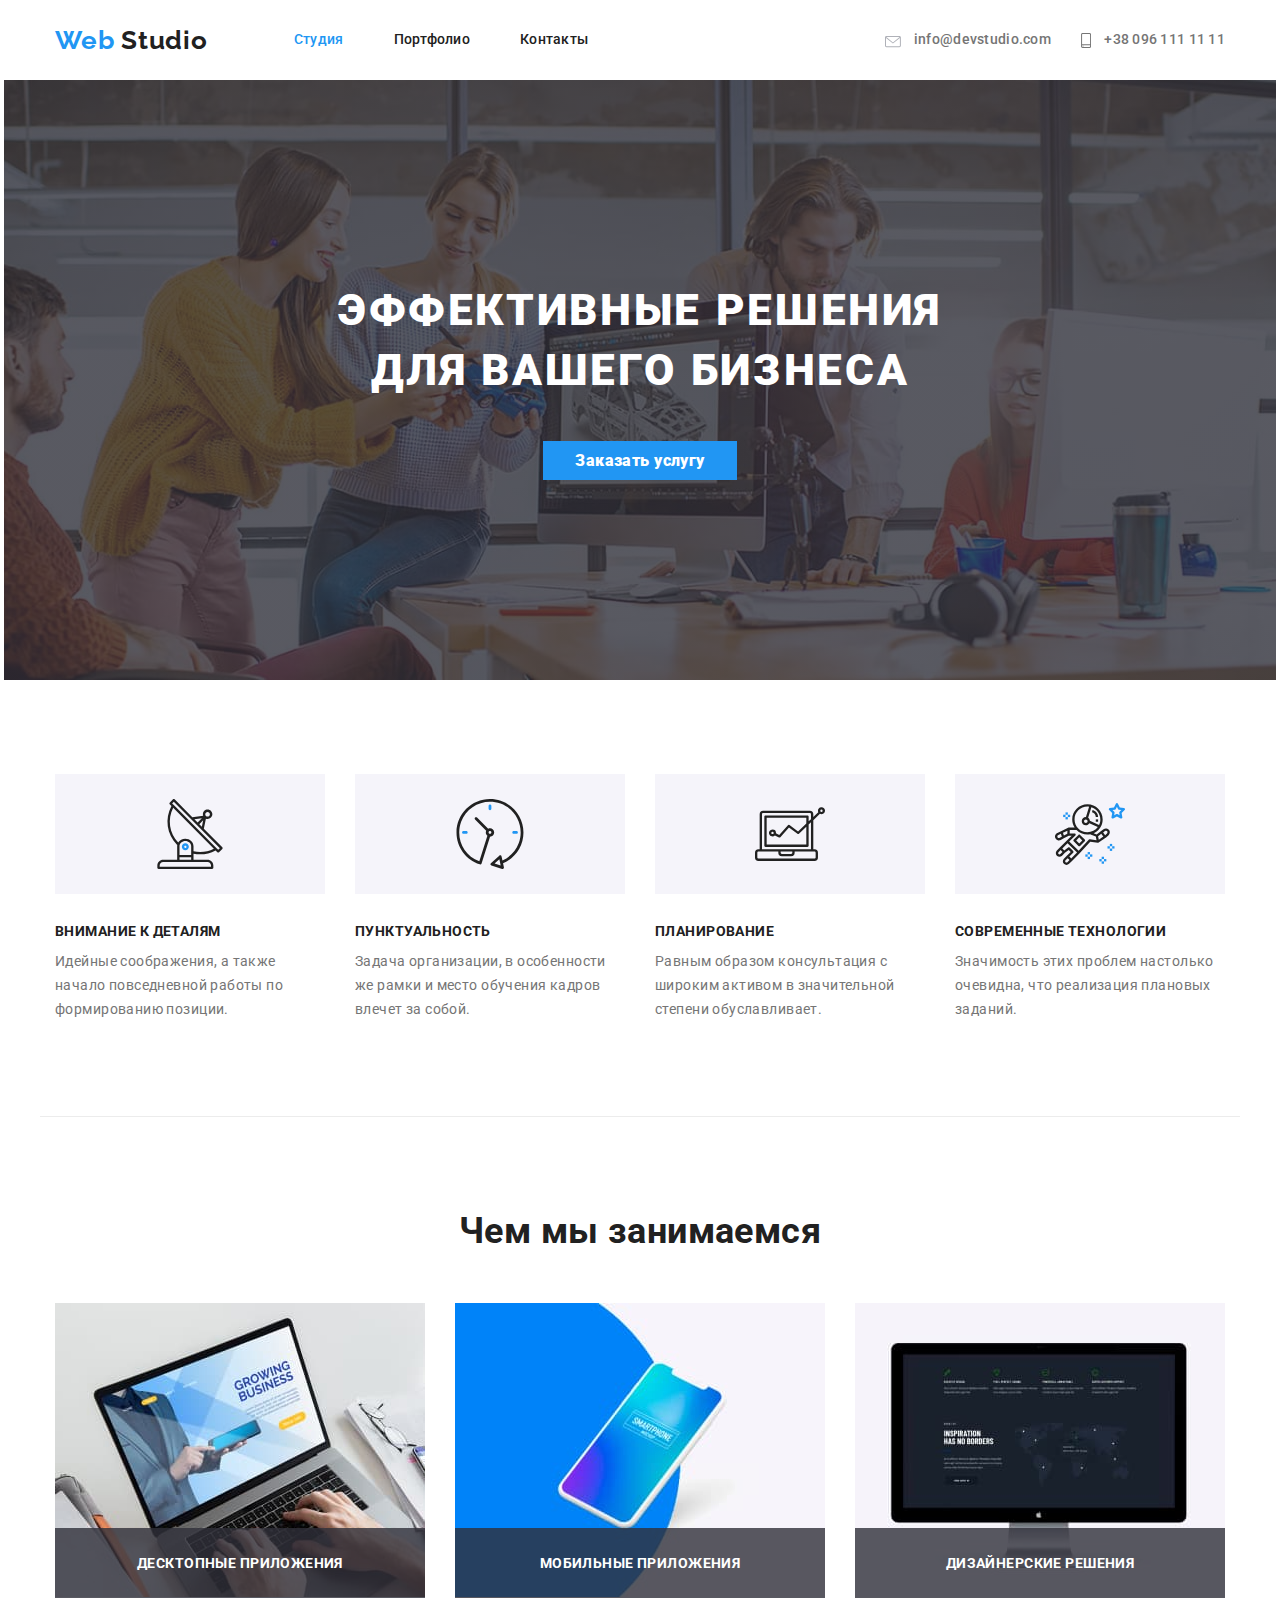
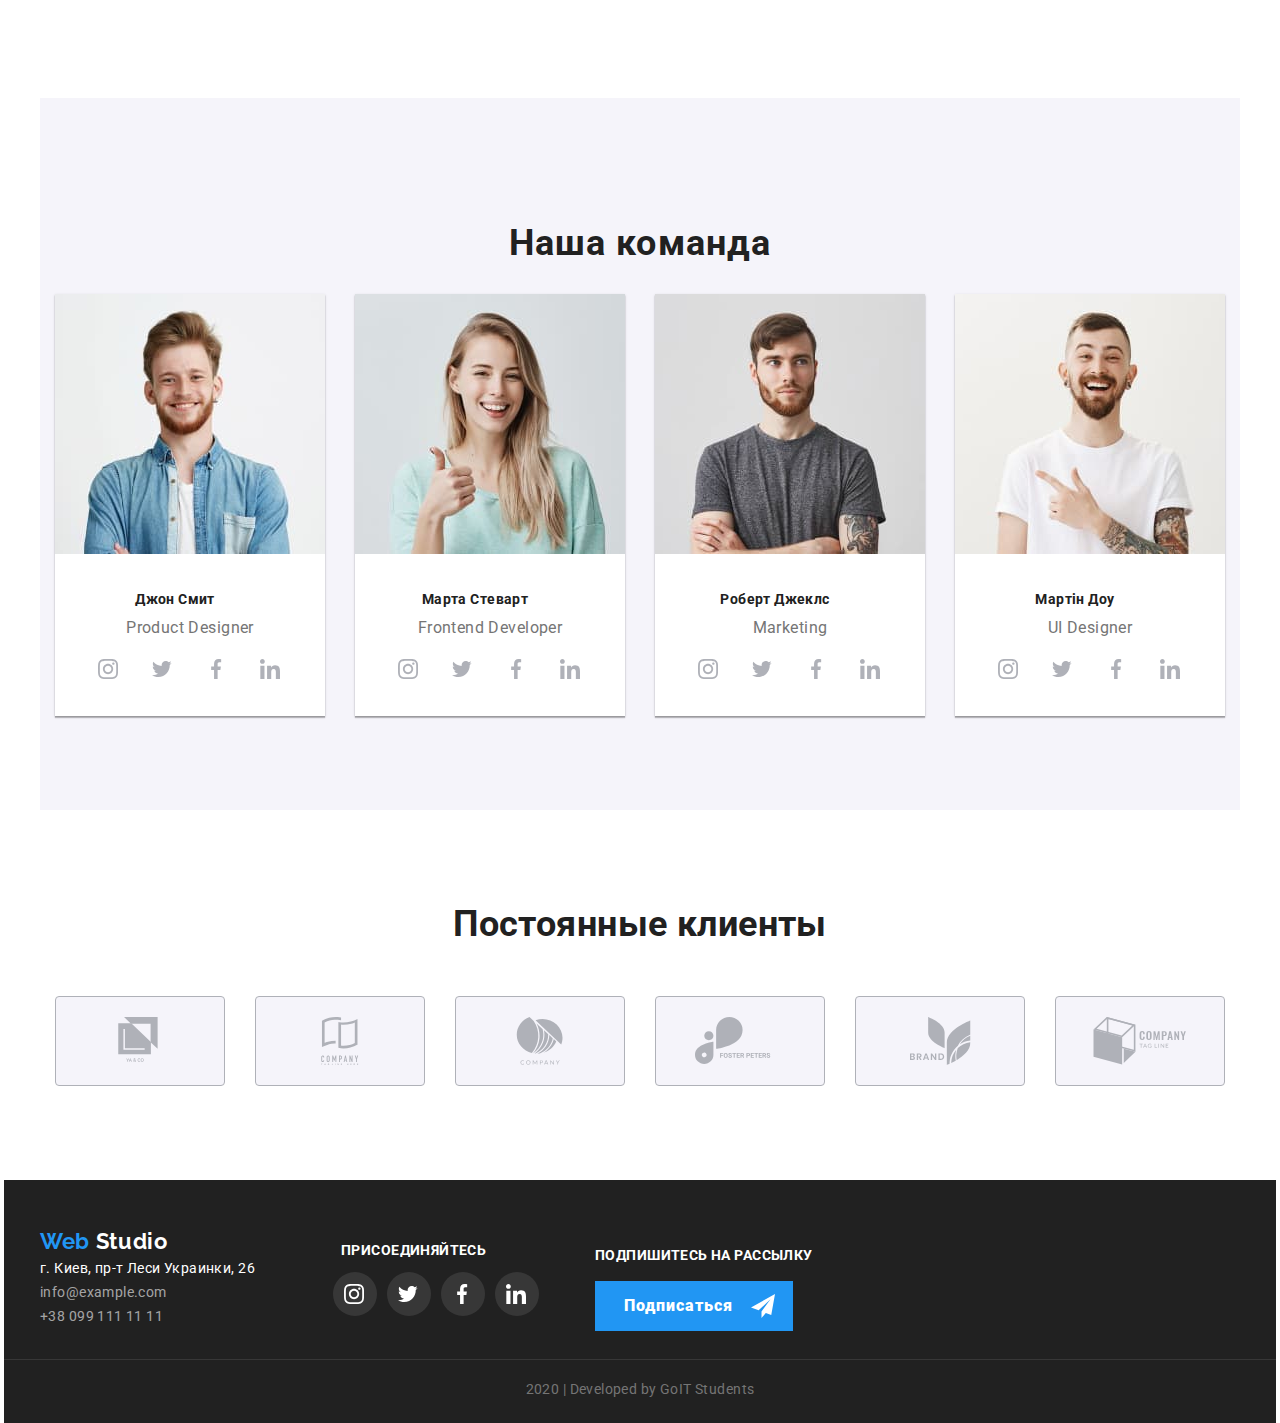
<file: index.html>
<!DOCTYPE html>
<html lang="ru">
  <head>
    <meta charset="UTF-8" />
    <meta name="viewport" content="width=device-width, initial-scale=1.0" />
    <title>Document</title>
    <link
      href="https://fonts.googleapis.com/css2?family=Raleway:wght@400;700&family=Roboto:wght@400;700&display=swap"
      rel="stylesheet"
    />
    <link
      rel="stylesheet"
      href="https://cdnjs.cloudflare.com/ajax/libs/modern-normalize/0.6.0/modern-normalize.min.css"
    />
    <link rel="stylesheet" href="./css/styles.css" />
  </head>
  <body>
    <header>
      <div class="head">
        <nav class="nav">
          <a href="" class="logo-link">
            <span class="web"> Web </span> Studio</a
          >
          <ul class="nav-links list">
            <li class="item">
              <a href="./index.html" class="links current">Студия</a>
            </li>
            <li class="item">
              <a href="./portfolio.html" class="links">Портфолио</a>
            </li>
            <li class="item"><a href="" class="links">Контакты</a></li>
          </ul>
        </nav>
        <ul class="nav-links list ">
          <li class="itema how">
            <a href="info@devstudio.com" class="links emeil"
              >
              <svg class="decore">
                <use href="./img/sprite.svg#icon-email"></use>
              </svg>
              info@devstudio.com</a
            >
          </li>
          <li class="itemsi how">
            <a href="+380961111111" class="links phon">
              <svg class="decor">
                <use href="./img/sprite.svg#icon-smartphone"></use>
              </svg> +38 096 111 11 11</a>
          </li>
        </ul>
      </div>
    </header>
<main>
  
    <section >
      <div class="gero">
      <div class="abo">
      <h1 class="tit">эффективные решения <br />для вашего бизнеса</h1>
       <a href="" class="buti knop">Заказать услугу</a></div></div>
      <!-- <img src="../img/Head.png" alt=""> -->
    </section>

    <section class="container">
      <div class="">
        <!-- <h2 class="title garant">Мы гарантируем</h2> -->
        <ul class="line-blok">
          <li class="doit">
            <div class="pic ant"></div>
            <h3 class="title vel left">Внимание к деталям</h3>
            <p class="txt">
              Идейные соображения, а также начало повседневной работы по
              формированию позиции.
            </p>
          </li>
          <li class="doit">
           <div class="pic clock"></div>
            <h3 class="title vel left">Пунктуальность</h3>
            <p class="txt">
              Задача организации, в особенности же рамки и место обучения кадров
              влечет за собой.
            </p>
          </li>
          <li class="doit">
           <div class="pic vector"></div>

            <h3 class="title vel left">Планирование</h3>
            <p class="txt">
              Равным образом консультация с широким активом в значительной
              степени обуславливает.
            </p>
          </li>
          <li class="doit">
            <div class="pic astro"></div>
            <h3 class="title vel left no">Современные технологии </h3>
            <p class="txtt">
              Значимость этих проблем настолько очевидна, что реализация
              плановых заданий.
            </p>
          </li>
        </ul>
      </div>
    </section>

    <section class="container line">
      <div class="">
        <h2 class="garant">Чем мы занимаемся</h2>
        <ul class="line-blok">
          <li class="doit-now">
            <img src="./img/nout.jpg" alt="ноутбук" width="370px" height="294px" />
            <h3 class="transp">Десктопные приложения</h3>
          </li>
          <li class="doit-now">
            <img src="./img/phone.jpg" alt="телефон" width="370px" height="294px" />
            <h3 class="transp">Мобильные приложения</h3>
          </li>
          <li class="doit-now">
            <img src="./img/monic.jpg" alt="монитор" width="370px" height="294px" />
            <h3 class="transp">Дизайнерские решения</h3>
          </li>
        </ul>
      </div>
    </section>

    
    <section class="container bk">
    <div class="">
        <div class="col">  
          <h2 class="comand">Наша команда</h2>
          <ul class="line-blok">
            <li class="doit-now card">
              <img src="./img/jon.jpg" alt="фото" width="270" />
              <h3 class="title">Джон Смит</h3>
              <p class="titles">Product Designer</p>
              <ul class="nav-lin">
                <li class="social">
                  <svg class="soc">
                    <use href="./img/sprite.svg#icon-instagram2"></use>
                  </svg><a href=""></a>
                </li>
                <li class="social">
                  <svg class="soc">
                    <use href="./img/sprite.svg#icon-twit"></use>
                  </svg><a href=""></a>
                </li>
                <li class="social">
                  <svg class="soc">
                    <use href="./img/sprite.svg#icon-facebook1"></use>
                  </svg><a href=""></a>
                </li>
                <li class="social">
                  <svg class="soc">
                    <use href="./img/sprite.svg#icon-linkedin1"></use>
                  </svg><a href=""></a>
                </li>
              </ul>
            </li>
            <li class="doit-now card">
              <img src="./img/marta.jpg" alt="фото" width="270" />
              <h3 class="title">Марта Стеварт</h3>
              <p class="titles">Frontend Developer</p>

              <ul class="nav-lin">
                <li class="social">
                  <svg class="soc">
                    <use href="./img/sprite.svg#icon-instagram2"></use>
                  </svg><a href=""></a>
                </li>
                <li class="social">
                  <svg class="soc">
                    <use href="./img/sprite.svg#icon-twit"></use>
                  </svg><a href=""></a>
                </li>
                <li class="social">
                  <svg class="soc">
                    <use href="./img/sprite.svg#icon-facebook1"></use>
                  </svg><a href=""></a>
                </li>
                <li class="social">
                  <svg class="soc">
                    <use href="./img/sprite.svg#icon-linkedin1"></use>
                  </svg><a href=""></a>
                </li>
              </ul>
            </li>
            <li class="doit-now card">
              <img src="./img/robert.jpg" alt="фото" width="270" />
              <h3 class="title">Роберт Джеклс</h3>
              <p class="titles">Marketing</p>

              <ul class="nav-lin">
                <li class="social">
                  <svg class="soc">
                    <use href="./img/sprite.svg#icon-instagram2"></use>
                  </svg><a href=""></a>
                </li>
                <li class="social">
                  <svg class="soc">
                    <use href="./img/sprite.svg#icon-twit"></use>
                  </svg><a href=""></a>
                </li>
                <li class="social">
                  <svg class="soc">
                    <use href="./img/sprite.svg#icon-facebook1"></use>
                  </svg><a href=""></a>
                </li>
                <li class="social">
                  <svg class="soc">
                    <use href="./img/sprite.svg#icon-linkedin1"></use>
                  </svg><a href=""></a>
                </li>
              </ul>
            </li>
            <li class="doit-now card">
              <img src="./img/martin.jpg" alt="фото" width="270" />
              <h3 class="title">Мартін Доу</h3>
              <p class="titles">UI Designer</p>

              <ul class="nav-lin">
                <li class="social">
                  <svg class="soc">
                    <use href="./img/sprite.svg#icon-instagram2"></use>
                  </svg><a href=""></a>
                </li>
                <li class="social">
                  <svg class="soc">
                    <use href="./img/sprite.svg#icon-twit"></use>
                  </svg><a href=""></a>
                </li>
                <li class="social">
                  <svg class="soc">
                    <use href="./img/sprite.svg#icon-facebook1"></use>
                  </svg><a href=""></a>
                </li>
                <li class="social">
                  <svg class="soc">
                    <use href="./img/sprite.svg#icon-linkedin1"></use>
                  </svg><a href=""></a>
                </li>
              </ul>
            </li>
          </ul>
        </section>
       </div>
      </div>
   

    <section class="container">
      <div class="">
        <h2 class="garant">Постоянные клиенты</h2>
        <ul class="line-blok">
          <li class="client">
            <svg class="cent ho">
              <use href="./img/sprite.svg#icon-logo1"></use>
            </svg>
           </li>
           <li class="client">
            <svg class="cent ho">
              <use href="./img/sprite.svg#icon-logo2"></use>
            </svg>
           </li>
           <li class="client">
            <svg class="cent ho">
              <use href="./img/sprite.svg#icon-logo3"></use>
            </svg>
           </li>
           <li class="client">
            <svg class="cent ho">
              <use href="./img/sprite.svg#icon-logo4"></use>
            </svg>
           </li>
           <li class="client">
            <svg class="cent ho">
              <use href="./img/sprite.svg#icon-logo5"></use>
            </svg>
           </li>
           <li class="client">
            <svg class="cent ho">
              <use href="./img/sprite.svg#icon-logo6"></use>
            </svg>
           </li>
        </ul>
      </div>
    </section>
  </main>
    <footer>
      <div class="foot">
        <div class="one">
          <a href="" class="logo-lnk"
            ><span class="web">Web</span> <span class="stud">Studio</span></a
          >
           <div>
            г. Киев, пр-т Леси Украинки, 26 <br />
            <a href="info@example.com" class="lists">info@example.com</a> <br />
            <a href="+380991111111" class="lists">+38 099 111 11 11</a>
           </div>
        </div>
        <div class="one">
          <h3 class="down vel">присоединяйтесь</h3>
          <ul class="nav-lin">
            <li class="socia">
              <svg class="soc">
                <use href="./img/sprite.svg#icon-instagram2"></use>
              </svg><a href=""></a>
            </li>
            <li class="socia">
              <svg class="soc">
                <use href="./img/sprite.svg#icon-twit"></use>
              </svg><a href=""></a>
            </li>
            <li class="socia">
              <svg class="soc">
                <use href="./img/sprite.svg#icon-facebook1"></use>
              </svg><a href=""></a>
            </li>
            <li class="socia">
              <svg class="soc">
                <use href="./img/sprite.svg#icon-linkedin1"></use>
              </svg><a href=""></a>
            </li>
          </ul>
        </div>
        <div class="two">
          <h4 class="down left">Подпишитесь на рассылку</h4>
          <h4 class="fly">Подписаться</h4>
        </div>
      </div>
      <p class="stu">2020 | Developed by GoIT Students</p>
    </footer>
  </body>
</html>
</file>
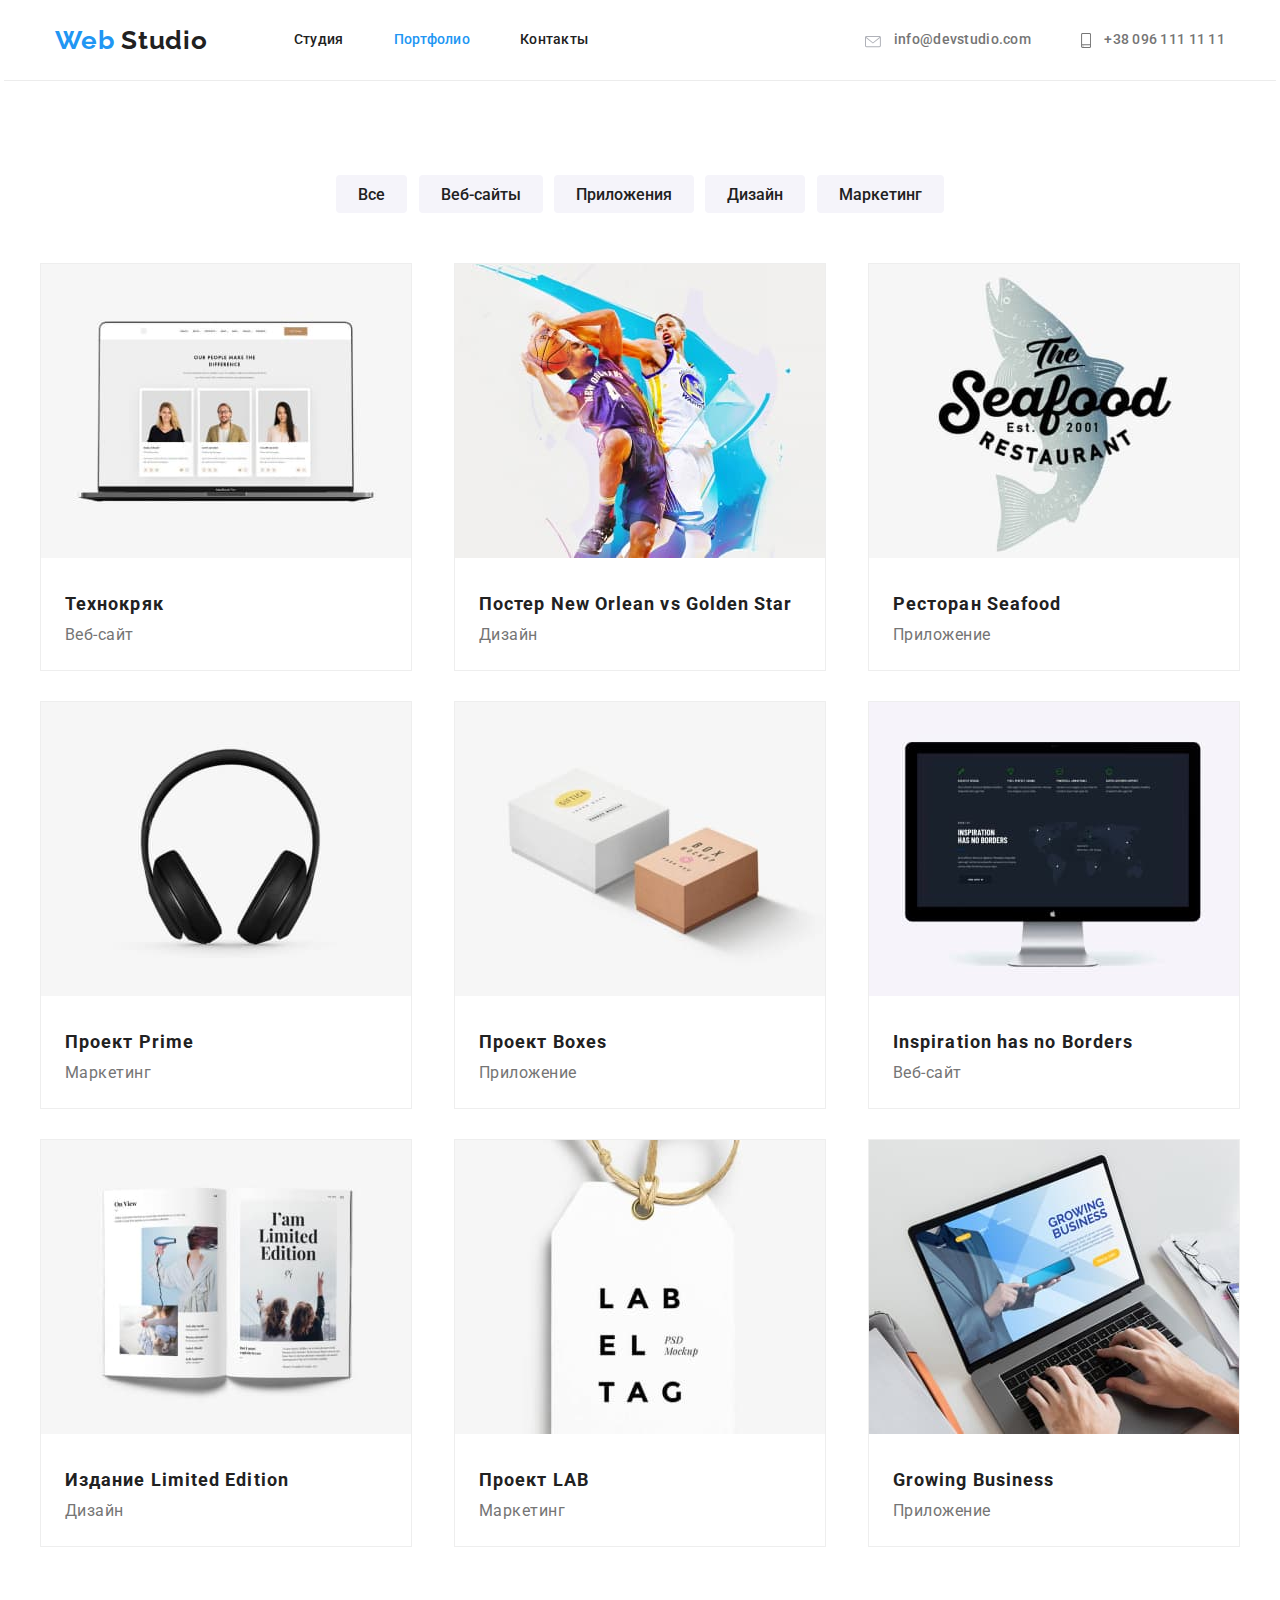
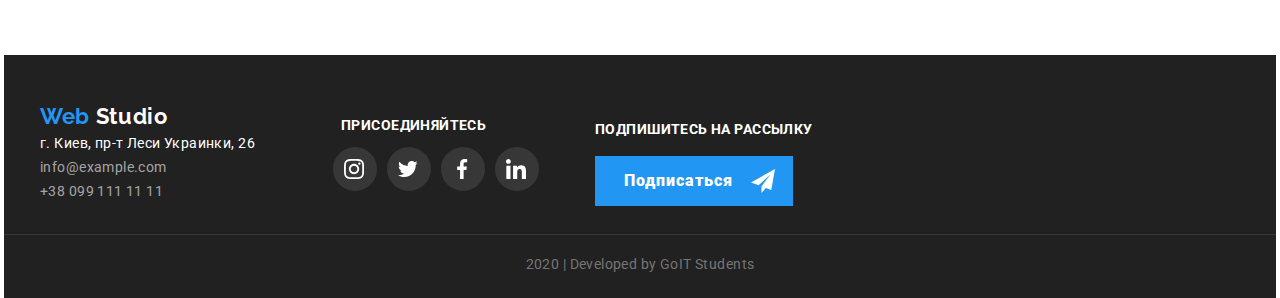
<file: portfolio.html>
<!DOCTYPE html>
<html lang="ru">
  <head>
    <meta charset="UTF-8" />
    <meta name="viewport" content="width=device-width, initial-scale=1.0" />
    <title>Document</title>
    <link
      rel="stylesheet"
      href="https://fonts.googleapis.com/css2?family=Raleway:wght@400;700&family=Roboto:wght@400;700&display=swap"
    />
    <link
      rel="stylesheet"
      href="https://cdnjs.cloudflare.com/ajax/libs/modern-normalize/0.6.0/modern-normalize.min.css"
    />
    <link rel="stylesheet" href="./css/styles.css" />
  </head>

  <body>
    <header>
      <div class="head">
        <nav class="nav">
          <a href="" class="logo-link">
            <span class="web"> Web </span> Studio</a
          >
          <ul class="nav-links list">
            <li class="item">
              <a href="./index.html" class="links">Студия</a>
            </li>
            <li class="item">
              <a href="./portfolio.html" class="links current">Портфолио</a>
            </li>
            <li class="item"><a href="" class="links">Контакты</a></li>
          </ul>
        </nav>
        <ul class="nav-links list">
          <li class="item how">
            <a href="info@devstudio.com" class="links emeil"
              >
              <svg class="decore">
                <use href="./img/sprite.svg#icon-email"></use>
              </svg>
              info@devstudio.com</a
            >
          </li>
          <li class="itemsi how">
            <a href="+380961111111" class="links phon">
              <svg class="decor">
                <use href="./img/sprite.svg#icon-smartphone"></use>
              </svg> +38 096 111 11 11</a>
          </li>
        </ul>
      </div>
    </header>
<main>
<section>
    <div class="knopka">
      <button class="knopk bi" type="button">Все</button>
      <button class="knopk bi" type="button">Веб-сайты</button>
      <button class="knopk bi" type="button">Приложения</button>
      <button class="knopk bi" type="button">Дизайн</button>
      <button class="knopk bi" type="button">Маркетинг</button>
    </div>

    
     <div class="containe">
        <div class="">
        <ul class="line-blo">
          <li class="doit-now linse">
            <img src="./img/1.jpg" alt="Технокряк" />
            <h2 class="port">Технокряк</h1>
            <p class="name">Веб-сайт</p>
            <p></p>
          </li>
          <li class="doit-now linse">
            <img src="./img/2.jpg" alt="Постер New Orlean vs Golden Stars" />
            <h2 class="port">Постер New Orlean vs Golden Star</h1>
            <p class="name">Дизайн</p>
            <p></p>
          </li>
          <li class="doit-now linse">
            <img src="./img/3.jpg" alt="Ресторан Seafood" />
            <h2 class="port">Ресторан Seafood</h1>
            <p class="name">Приложение</p>
            <p></p>
          </li>
          <li class="doit-now linse">
            <img src="./img/4.jpg" alt="Проект Prime" />
            <h2 class="port">Проект Prime</h1>
            <p class="name">Маркетинг</p>
            <p></p>
          </li>
          <li class="doit-now linse">
            <img src="./img/5.jpg" alt="Проект Boxes" />
            <h2 class="port">Проект Boxes</h1>
            <p class="name">Приложение</p>
            <p></p>
          </li>
          <li class="doit-now linse">
            <img src="./img/6.jpg" alt="Inspiration has no Borders" />
            <h2 class="port">Inspiration has no Borders</h1>
            <p class="name">Веб-сайт</p>
            <p></p>
          </li>
          <li class="doit-now linse">
            <img src="./img/7.jpg" alt="Издание Limited Edition" />
            <h2 class="port">Издание Limited Edition</h1>
            <p class="name">Дизайн</p>
            <p></p>
          </li>
          <li class="doit-now linse">
            <img src="./img/8.jpg" alt="Проект LAB" />
            <h2 class="port">Проект LAB</h1>
            <p class="name">Маркетинг</p>
            <p></p>
          </li>
          <li class="doit-now linse">
            <img src="./img/9.jpg" alt="Growing Business" />
            <h2 class="port">Growing Business</h1>
            <p class="name">Приложение</p>
            <p></p>
          </li>
        </ul>
      </div>
      </div>
      </section>
      </main>
      <footer>
        <div class="foot">
          <div class="one">
            <a href="" class="logo-lnk"
              ><span class="web">Web</span> <span class="stud">Studio</span></a
            >
             <div>
              г. Киев, пр-т Леси Украинки, 26 <br />
              <a href="info@example.com" class="lists">info@example.com</a> <br />
              <a href="+380991111111" class="lists">+38 099 111 11 11</a>
             </div>
          </div>
          <div class="one">
            <h3 class="down vel">присоединяйтесь</h3>
            <ul class="nav-lin">
              <li class="socia">
                <svg class="soc">
                  <use href="./img/sprite.svg#icon-instagram2"></use>
                </svg><a href=""></a>
              </li>
              <li class="socia">
                <svg class="soc">
                  <use href="./img/sprite.svg#icon-twit"></use>
                </svg><a href=""></a>
              </li>
              <li class="socia">
                <svg class="soc">
                  <use href="./img/sprite.svg#icon-facebook1"></use>
                </svg><a href=""></a>
              </li>
              <li class="socia">
                <svg class="soc">
                  <use href="./img/sprite.svg#icon-linkedin1"></use>
                </svg><a href=""></a>
              </li>
            </ul>
          </div>
          <div class="two">
            <h4 class="down left">Подпишитесь на рассылку</h4>
            <h4 class="fly">Подписаться</h4>
          </div>
        </div>
        <p class="stu">2020 | Developed by GoIT Students</p>
      </footer>
    </body>
  </html>
</file>
<file: css/styles.css>
html {
  box-sizing: border-box;
}
*,
*::before,
*::after {
  box-sizing: inherit;
}
li {
  list-style: none;
  text-decoration: none;
  margin: 0;
}
/* ul{
  margin: 0;
  padding: 0;
} */
section{
  margin: 0;
  padding: 0;
}
p {
  margin: 0;
  padding: 0;
}
.list {
  margin: 0;
  padding: 0;
}
:root {
  --color_blu: #2196f3;
  --color_white: #ffffff;
  --color_black: #212121;
  --color_text: #757575;
  --color_main: #e5e5e5;
  --color_second: #f5f4fa;
}
body {
  background-color: var(--color_white);
  font-family: Roboto;
  color: var(--color_text);
  font-size: 14px;
  line-height: 1.71;
  margin: 0;
  padding: 0;
  letter-spacing: 0.03em;
  padding-left: 4px;
  padding-right: 4px;
}
/* шапка */
.logo-link {
  font-family: Raleway;
  font-style: normal;
  color: var(--color_black);
  font-weight: 700;
  font-size: 26px; 
  line-height: 1.19;
  letter-spacing: 0.03em;
  text-decoration: none;
  margin-right: 86px;
}
.logo-lnk {
  font-family: Raleway;
  font-style: normal;
  color: var(--color_black);
  font-weight: 700;
  font-weight: bold;
font-size: 22px;
line-height: 26px;
letter-spacing: 0.03em;
  text-decoration: none;
  margin-right: 86px;
}

.web {
  color: var(--color_blu);
}

.nav-links .links {
  font-weight: 500;
  font-size: 14px;
  line-height: 1.14;
  letter-spacing: 0.02em;
  text-decoration: none;
  color: var(--color_black);
  /* margin: 0;
  margin-right: 30px; */
}
.nav-links .item:not(:last-child) {
  margin: 0;
  padding: 0;
  margin-right: 50px;
}
/* .item:last-child{
  margin-right: 0; */
/* } */
.nav-links .emeil {
  color: var(--color_text);
}
.decore{
  height: 12px ;
  width: 16px;
  margin-bottom: -4px;
  margin-right: 10px;
  
}
.decor{
  height: 15px ;
  width: 10px;
  margin-right: 10px;
  margin-bottom: -4px;
}
.how:hover, .how:focus{
  --color5:#2196F3;
  cursor: pointer;
}
.nav-links .phon {
  color: var(--color_text);
}

.nav-links .current {
  color: var(--color_blu);}
.item {
  text-decoration: none;
  
}
.itema{
 
  margin-right: 30px;
}
.links:hover,
.links:focus {
  color: var(--color_blu);
}

.head {
  display: inline-block;
  display: flex; 
  /* width: 100%; */
  width: 1200px;
  margin-left: auto;
  margin-right: auto;
  background-color: var(--color_white);
  padding-left: 15px;
  padding-right: 15px;
  min-height: 80px;
}
.nav {
  display: block;
  display: flex;
  align-items: center;
} 

.nav-links {
  display: block;
  display: flex;
  align-items: center;
}
.list {
  display: block;
  display: flex;
  flex: end;
  margin-left: auto;
}
.mar{
  margin: 0;
  margin-left: 30px;
}

/* 1600 */
.container {
  display: flex;
  flex-direction: row;
  text-align: center;
  align-items: center;
  width: 1200px;
  margin-left: auto;
  margin-right: auto;
  padding-top: 0;
  padding-left: 0;
  padding-right: 0;
  margin-top: 0;
  margin-bottom: 0;
  padding-top: 94px;
  padding-bottom: 94px;
  padding-left: 15px;
  padding-right: 15px;
  
  /* background-color: #E5E5E5; */
} 
.line{
  border-top: 1px solid #ececec;
}
.box {
  /* outline: 2px solid ;  */
 }
.bk {
  background: #f5f4fa;
}
.gero{
  position: relative;
  max-width: 1600px;
  height: 600px;
  margin-left: auto;
  margin-right: auto;
  background-image:linear-gradient(to right,rgba(47, 48, 58, 0.8),rgba(47, 48, 58, 0.8)),url(../img/Head.jpg);
  background-position: center;
  background-size: cover;
  background-repeat: no-repeat;
}
.abo {
  position: absolute;
  height: 100%;
  top: 0;
  right: 0;
  left:0;
  bottom:0;
  /* background-color: rgba(47, 48, 58, 0.8); */
  margin-top: 0;
  text-align: center;
}
.abo .knop {
  align-items: center;
}
.tit {
  display: block;

  color: var(--color_white);
  font-weight: 900;
font-size: 44px;
line-height: 60px;
  letter-spacing: 0.06em;
  text-align: center;
  padding-top: 200px;
  margin-top: 0;
  margin-bottom: 0;
  margin-bottom: 46px;
  text-transform: uppercase;
}
.txt {
  font-size: 14px;
  line-height: 1.71;
  letter-spacing: 0.03em;
  width: 270px;
  margin-right: 30px;
  color: #757575;
}
.doit-now:last-child .txt {
  margin-right: 0;
}

.buti {
  text-decoration: none;
  font-weight:900;
  font-size: 16px;
  line-height: 1.88;
  color: var(--color_white);
  background: #2196f3;
  padding-left: 32px;
  padding-right: 32px;
  margin-bottom: 0;
  margin-top: 0;
  
  padding-top: 10px;
  padding-bottom: 10px;
}
/* Мы гарантируем */

  .fly{ 
    display: inline-flex;
    align-items: center;
    text-align: center;
    font-weight: 900;
    font-size: 16px;
    line-height: 30px;
   
    letter-spacing: 0.06em;
  color: var(--color_white);
  background: #2196f3;
  padding-left: 29px;
  /* padding-right: 64px; */
  margin-bottom: 0;
  margin-top: 0;
  
  padding-top: 10px;
  padding-bottom: 10px;}
  
  .fly::after{
  content: 'qw';
  font-size: 24px;
  line-height: 24px;

  /* width:30; 
  height: 30; */
  color: transparent;
  /* margin-left: 10px; */
  background-repeat: no-repeat;
  background-image: url(../img/fly.svg);
  background-size: contain;
  background-position: center;
  padding-right:  28px;  

}
.title {
  
  /* display: flex; */
 
  font-weight: bold;
  font-size: 14px;
  line-height: 1.14;
  letter-spacing: 0.03em;
  text-align: center;
 
  margin-top: 0;
  margin-bottom: 0;
  color: var(--color_black);
  margin-top: 30px;
  margin-bottom: 10px;
  margin-right: 30px;
}
.no{
  margin-right: 0px;
  
}
.vel{
  text-transform: uppercase;
}

.transp {
  display: flex;
  position: absolute;
  left:0;
  bottom:6px;
  height: 70px;
  width: 100%;
  background: rgba(47, 48, 58, 0.8);
  font-size: 14px;
  line-height: 16px;
  justify-content: center;
  text-align: center;
  align-items: center;
  margin: 0;
  letter-spacing: 0.03em;
  text-transform: uppercase;
  
  margin-right: auto;
  margin-left: auto;
  color: #ffffff;
}
.comand{
  font-weight: bold;
font-size: 36px;
line-height: 42px;
text-align: center;
letter-spacing: 0.03em;
color: #212121;
}
.centr {
  display: flex;
  font-weight: 700;
  font-size: 14px;
  line-height: 1.14;
  letter-spacing: 0.03em;
  color: var(--color_black);
  padding-top: 30px;
  padding-bottom: 10px;
  text-align: center;
  margin-top: 0;
  margin-bottom: 0;
}
.line-blok {
  display: block;
  display: flex;

  flex-direction: row;
  text-align: left;
  padding-left: 0;
  margin: 0;
  
}

.doit-now {
  position: relative;
  margin-right: 30px;
  margin-bottom: 0;
  flex-wrap: wrap;
}

.doit-now:last-child {
  margin-right: 0px;
}
.pic {
  display: flex;
  /* align-items: center; */
  width: 270px;
  height: 120px;
  background-color: #f5f4fa;
  background-size: auto auto;
  /* padding-top: 25px;
  padding-bottom: 25px; */
  background-repeat: no-repeat;
  background-position: 50% 50%;
  
}
.ant{
background-image: url('../img/antenna1.svg');

}
.clock{
background-image: url('../img/clock1.svg');
}
.vector{
background-image: url('../img/Vector.svg');
}
.astro{
 background-image: url('../img/astronaut1.svg'); 
}

/* Чем мы занимаемся */
.garant {
  display: block;
  text-align: center;
  color: var(--color_black);
  font-size: 36px;
  line-height: 1.16;
  
  margin-top: 0;
  margin-bottom: 0;
  margin-bottom: 50px;
}

.titles {
  font-weight: 400; 
  font-size: 16px;
  line-height: 19px;
  text-align: center;
  margin-top: 0;
  margin-bottom: 0;
  margin-top: 10px;
  margin-bottom: 10px;
  color: var(--color_text);
  
}


.social {

  display: flex;
  margin-right: 10px;
  /* padding-inline-start: 0; */
  width: 44px;
  height: 44px;
  border-radius: 50% 50%;
  background-color: transparent;
  align-items: center;
  padding-left: 11px;
}
.socia {
  --color3:#ffffff;
  display: flex;
  margin-right: 10px;
  padding-inline-start: 0;
  width: 44px;
  height: 44px;
  border-radius: 50% 50%;
  background-color: rgba(255, 255, 255, 0.1);
  align-items: center;
  padding-left: 11px;
}
.nav-lin {
  
  display: flex;
  padding-left: 0;
  margin-left: 32px;
  align-items: center;
 
}
.soc{
  width: 20px;
  height: 20px;
  background-repeat: no-repeat;
  background-position: 50% 50%;
  background-size: contain;}
.nav-lin .social:last-child {
  margin-right: 0;
}
.social:hover, .social:focus{
  --color3:#ffffff;
  cursor: pointer;
  width: 44px;
  height: 44px;
  border-radius: 50%;
  background-color: #2196F3;
}
.socia:hover, .socia:focus{
 
  cursor: pointer;
  width: 44px;
  height: 44px;
  border-radius: 50%;
  background-color: #2196F3;
}
.cent {
 
  background-repeat: no-repeat;
  background-position:  50% 50%;
  background-size: contain;
  padding-top: 20px;
  padding-bottom: 20px;
  
}

.client {
  display: flex;
  width: 170px;
  height: 90px;
  background-color: #f5f4fa;
  margin-right: 30px;
  border: 1px solid #AFB1B8;
  border-radius: 4px;
  
 
}
.client:last-child {
  margin-right: 0; 
}
.ho:hover, .ho:focus{
  --color3:#2196F3;
  cursor: pointer;
  border: 1px solid #2196F3;
}
footer {
  background-color: var(--color_black);
}
.foot {
  display: flex;
  width: 100%;
 
  padding-bottom: 28px;
  padding-top: 48px;
  width: 1200px;
  margin-left: auto;
  margin-right: auto;

  color: var(--color_white);
}
.down {
  font-weight: 700;
font-size: 14px;
line-height: 16px;
letter-spacing: 0.03em;
  padding-left: 40px;
}
.one {
  margin-right: 46px;
  justify-content: start;
}
.left{
  text-align: left;
  text-transform: uppercase;
  padding-left: 0;
}

.two {
}
.stud {
  color: var(--color_white);
}
.lists {
  list-style: none;
  text-decoration: none;
  font-size: 14px;
  line-height: 1.71;
    letter-spacing: 0.03em;

  color: rgba(255, 255, 255, 0.6);
}
.stu {
  padding-top: 18px;
  padding-bottom: 21px;
  text-align: center;
  background-color: var(--color_black);
  color: color: rgba(255, 255, 255, 0.4);
  border-top: 1px solid rgba(255, 255, 255, 0.1);
}
.card {
  background: #ffffff;
  height: 422px;
  box-shadow: 0px 2px 1px rgba(0, 0, 0, 0.2), 0px 1px 1px rgba(0, 0, 0, 0.14),
    0px 1px 3px rgba(0, 0, 0, 0.12);
 
}
.containe {
  display: flex;
  flex-direction: row;
  text-align: center;
  align-items: center;
  width: 1200px;

  margin-left: auto;
  margin-right: auto;
  padding-top: 0;
  padding-left: 0;
  padding-right: 0;
  margin-top: 0;
  margin-bottom: 0;
  padding-top: 50px;
  padding-bottom: 94px;
  
  background-color: #ffffff;
}
.port {
  color: var(--color_black);
  font-weight: 700;
  font-size: 18px;
  line-height: 36px;
  letter-spacing: 0.06em;
  color: #212121;
  margin: 0;
  margin-top: 20px;
  
  margin-bottom: 4px;
  padding-left: 24px;
  width: 370px;
  height: 30px;
}
.name {
  font-size: 16px;
  line-height: 30px;
  color: #757575;
  letter-spacing: 0.03em;
  margin-top: 0;
  margin-bottom: 0;
  margin-bottom: 20px;
  padding-left: 24px;
  height: 30px;
  width: 370px;
} 
.line-blo {
  display: flex;
  flex-wrap: wrap;
  justify-content: space-between;
  text-align: left;
  padding-left: 0;
  margin-top: 0;
  
}
.linse{
  border: 1px solid #EEEEEE;
  margin-bottom: 30px;
}
.linse:nth-last-of-type(-n+3){
  margin-bottom: 0;

}

button{
  padding: 0;
  border: none;
  font-family: Roboto;
  background-color: transparent;
 
  cursor: pointer;
  /* font-weight: 500;
font-size: 16px;
line-height: 26px; */
}
.bi:hover, .bi:focus {
  color: var(--color_white);
  background-color: var(--color_blu);
  cursor: pointer;
}
.knopka {
  display: block;
  text-align: center;
  padding-top: 94px;
  border-top: 1px solid #ECECEC;
  
}
.knopk {
  
  height: 38px;
  font-weight: 500;
  font-size: 16px;
  line-height: 25px; 
  background: #f5f4fa;
  border-radius: 4px;
  text-align: center;
  /* letter-spacing: 0.03em; */
  padding-left: 22px;
  padding-right: 22px;
  margin-right: 8px;
  color: #212121;
  
}
.knopka .knopk:last-child {
  margin-right: 0;
}
.line-blo:last-child .doit-now {
  margin-right: 0;
}
</file>
